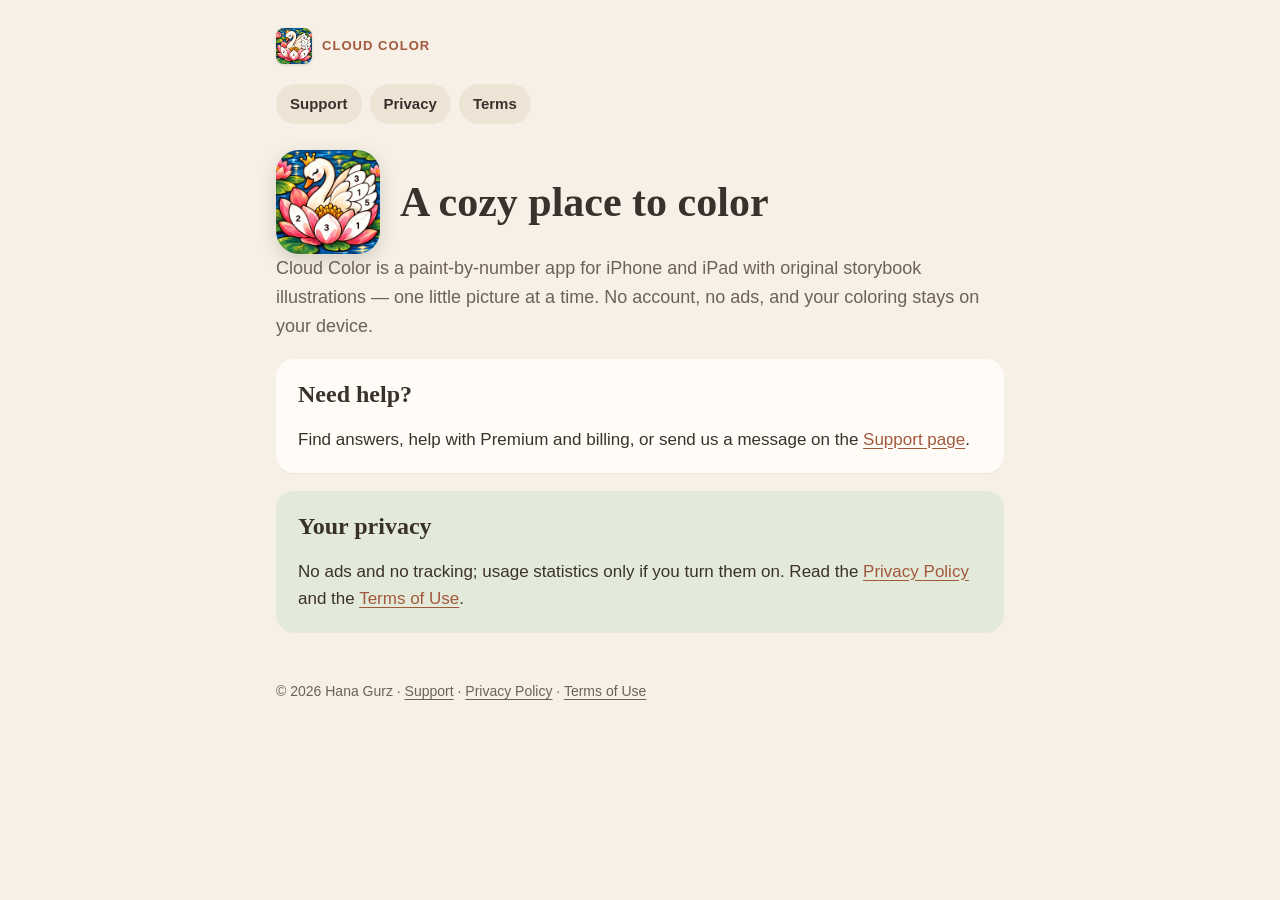
<file: index.html>
<!doctype html>
<html lang="en">
<head>
<meta charset="utf-8">
<meta name="viewport" content="width=device-width, initial-scale=1">
<title>Cloud Color</title>
<meta name="description" content="Cloud Color — a cozy paint-by-number app for iPhone and iPad. Support, Privacy Policy and Terms of Use.">
<link rel="icon" href="assets/favicon-32.png" type="image/png">
<link rel="apple-touch-icon" href="assets/apple-touch-icon.png">
<link rel="stylesheet" href="assets/style.css">
</head>
<body>
<div class="wrap">
<header class="site">
  <a class="brand" href="./"><img src="assets/icon-256.png" alt="" width="36" height="36">Cloud Color</a>
  <nav class="site" aria-label="Site">
    <a href="support/">Support</a>
    <a href="privacy/">Privacy</a>
    <a href="terms/">Terms</a>
  </nav>
</header>
<main>
  <div class="hero">
    <img src="assets/icon-256.png" alt="Cloud Color app icon: a crowned white swan on a pink lotus" width="104" height="104">
    <h1>A cozy place to color</h1>
  </div>
  <p class="lede">Cloud Color is a paint-by-number app for iPhone and iPad with original storybook illustrations — one little picture at a time. No account, no ads, and your coloring stays on your device.</p>
  <div class="card">
    <h2 style="margin-top:0">Need help?</h2>
    <p>Find answers, help with Premium and billing, or send us a message on the <a href="support/">Support page</a>.</p>
  </div>
  <div class="card soft">
    <h2 style="margin-top:0">Your privacy</h2>
    <p>No ads and no tracking; usage statistics only if you turn them on. Read the <a href="privacy/">Privacy Policy</a> and the <a href="terms/">Terms of Use</a>.</p>
  </div>
</main>
<footer class="site">
  <p>© 2026 Hana Gurz · <a href="support/">Support</a> · <a href="privacy/">Privacy Policy</a> · <a href="terms/">Terms of Use</a></p>
</footer>
</div>
</body>
</html>
</file>
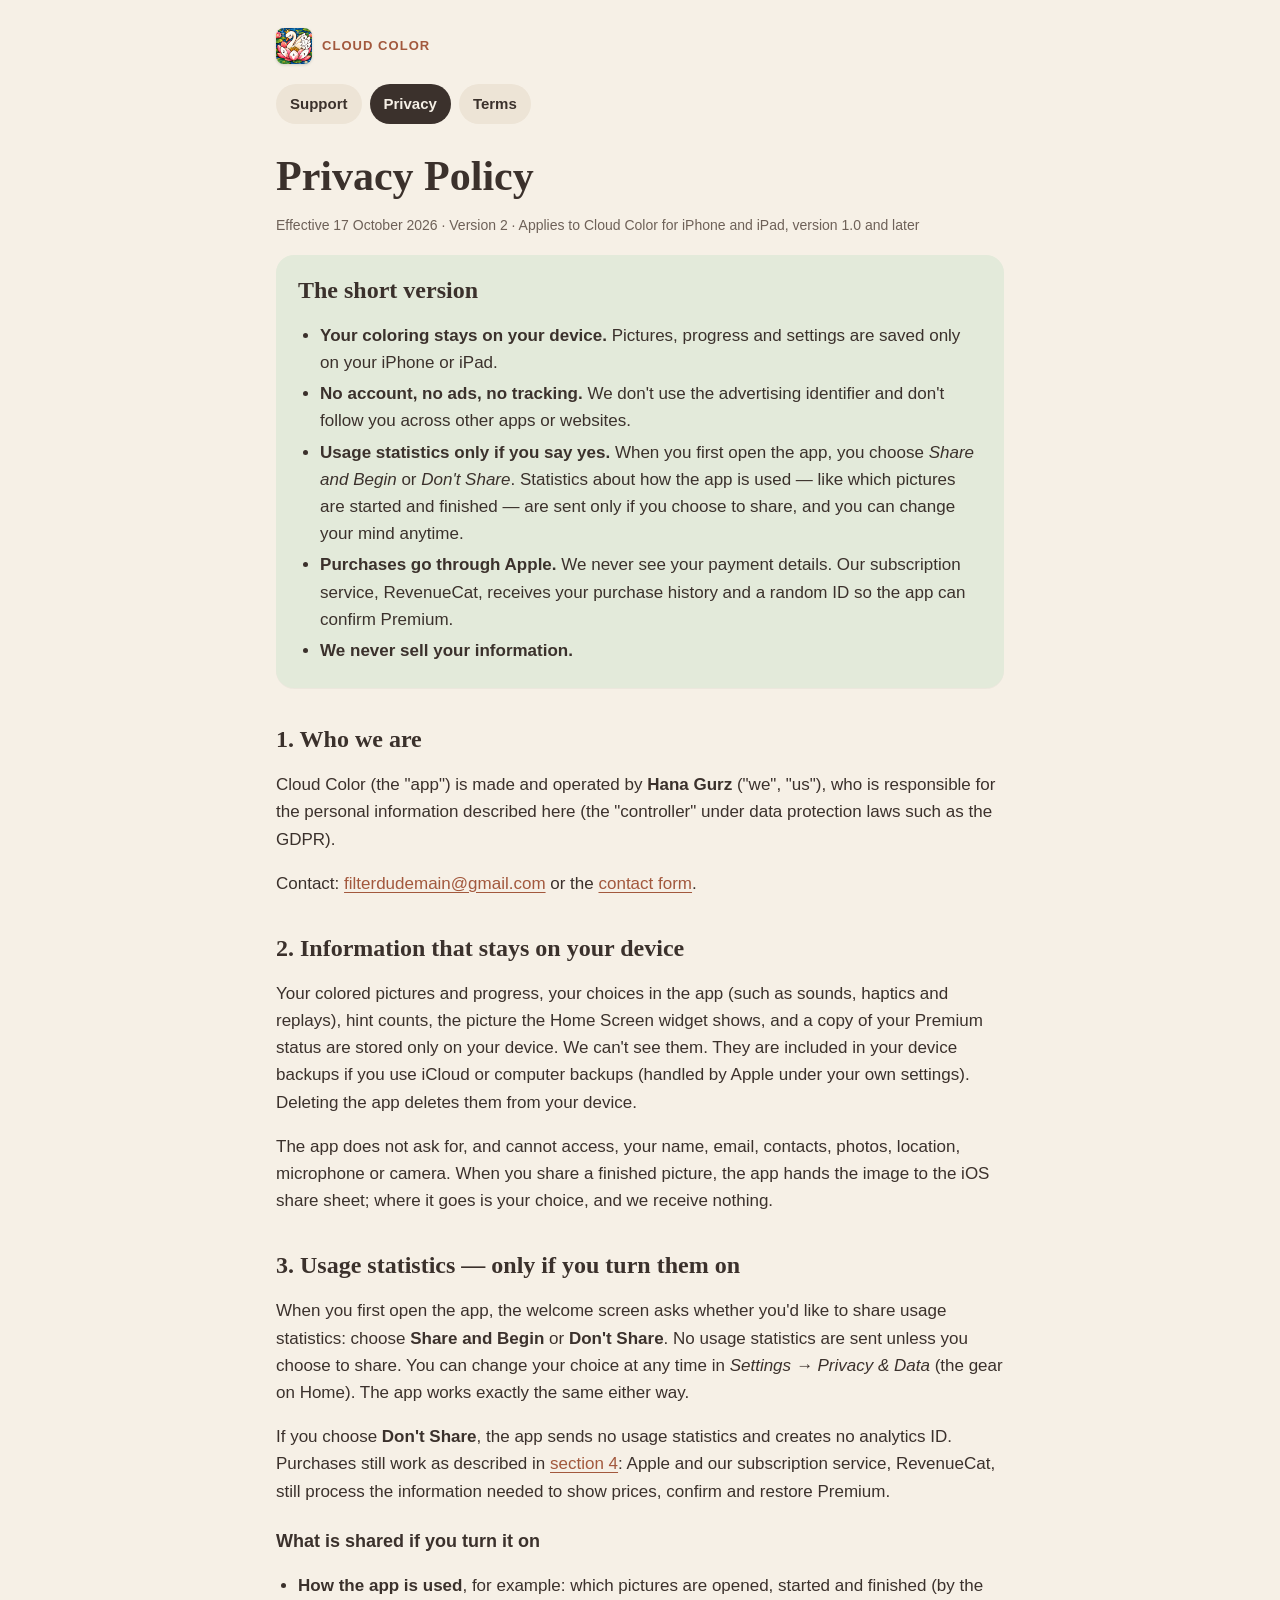
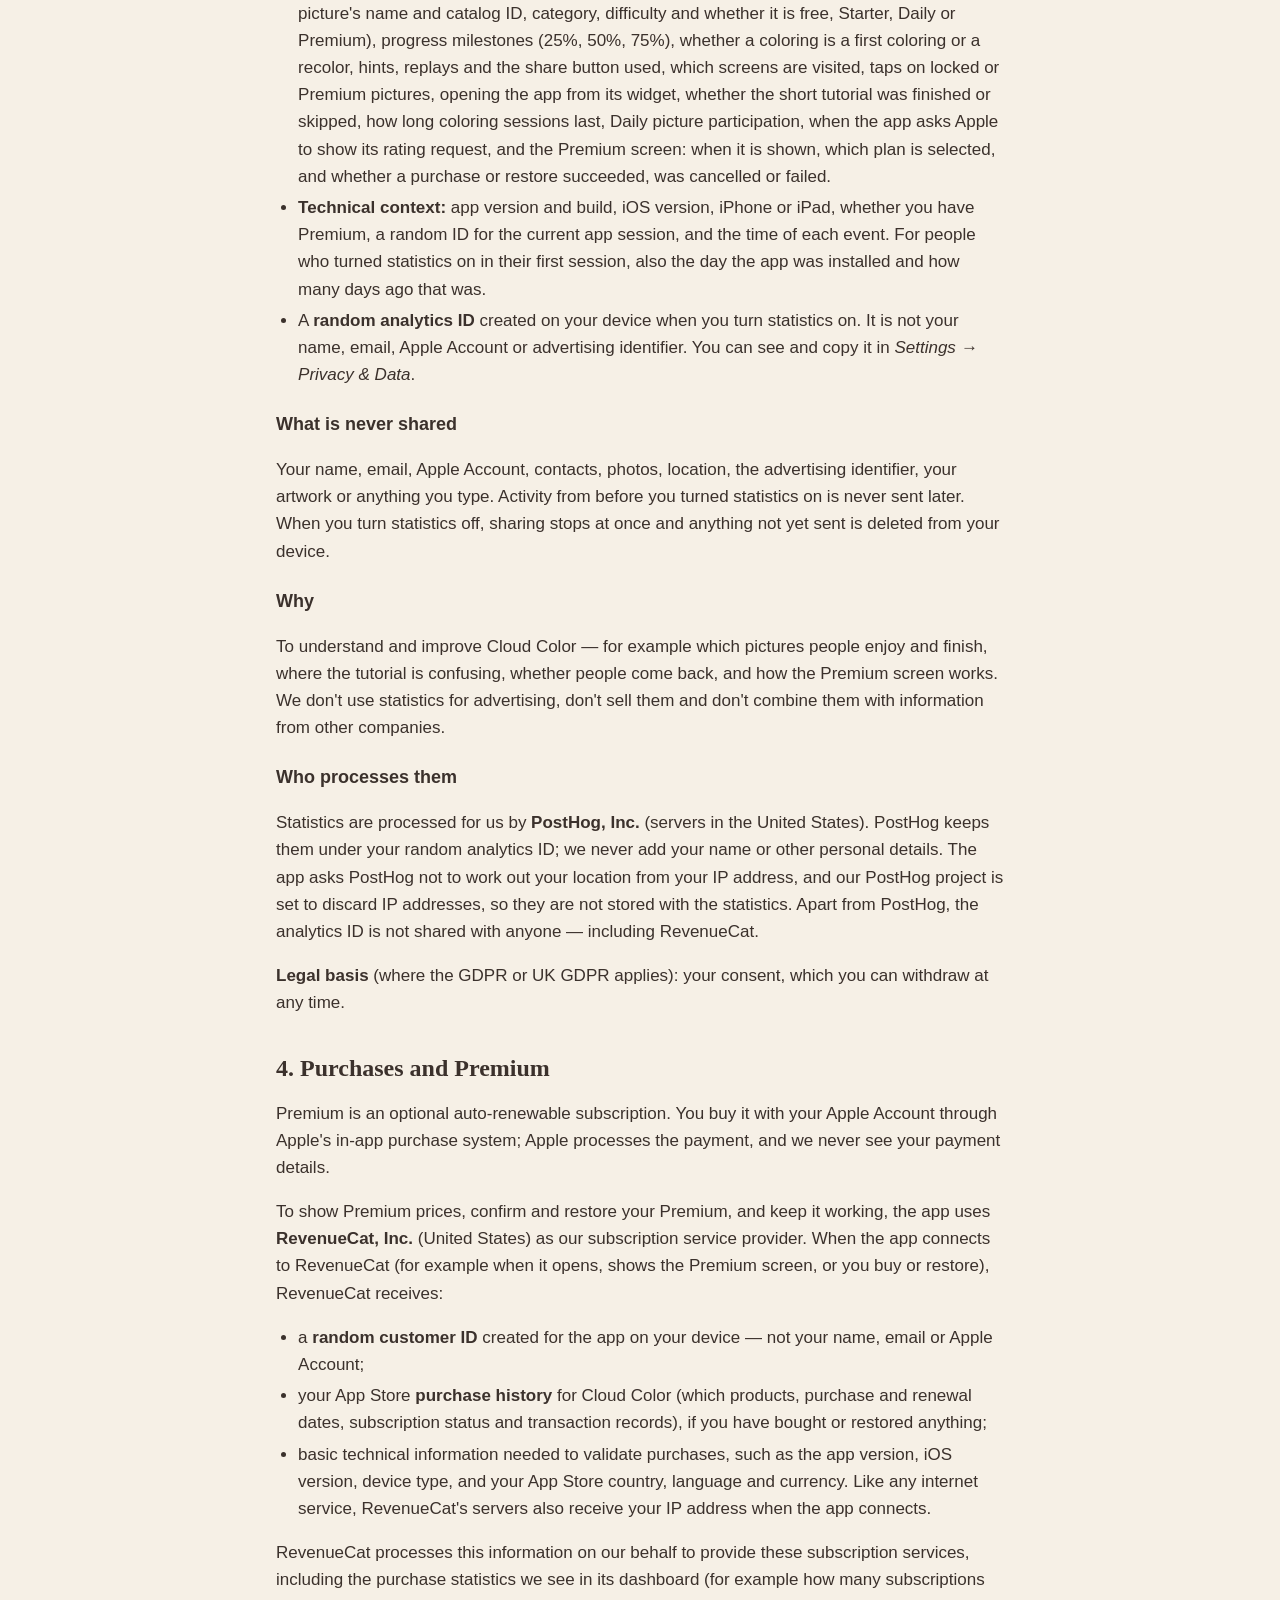
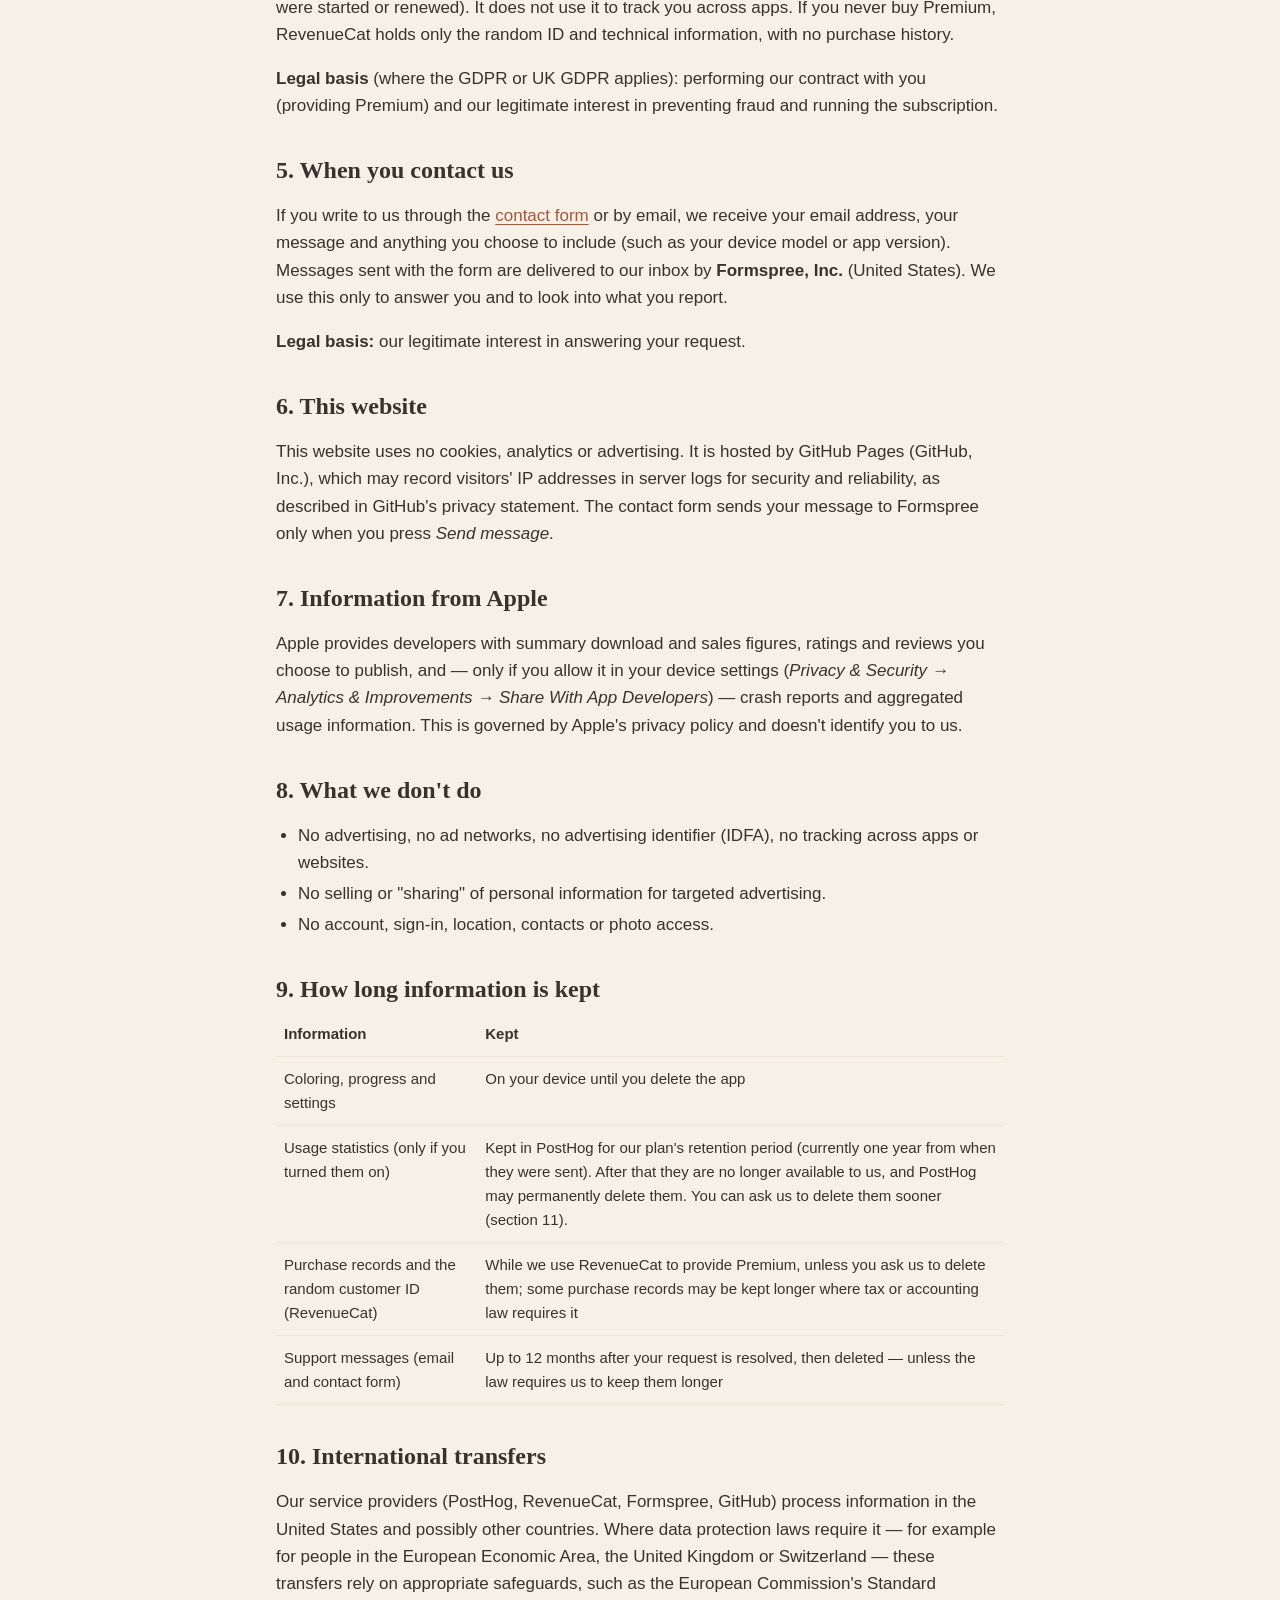
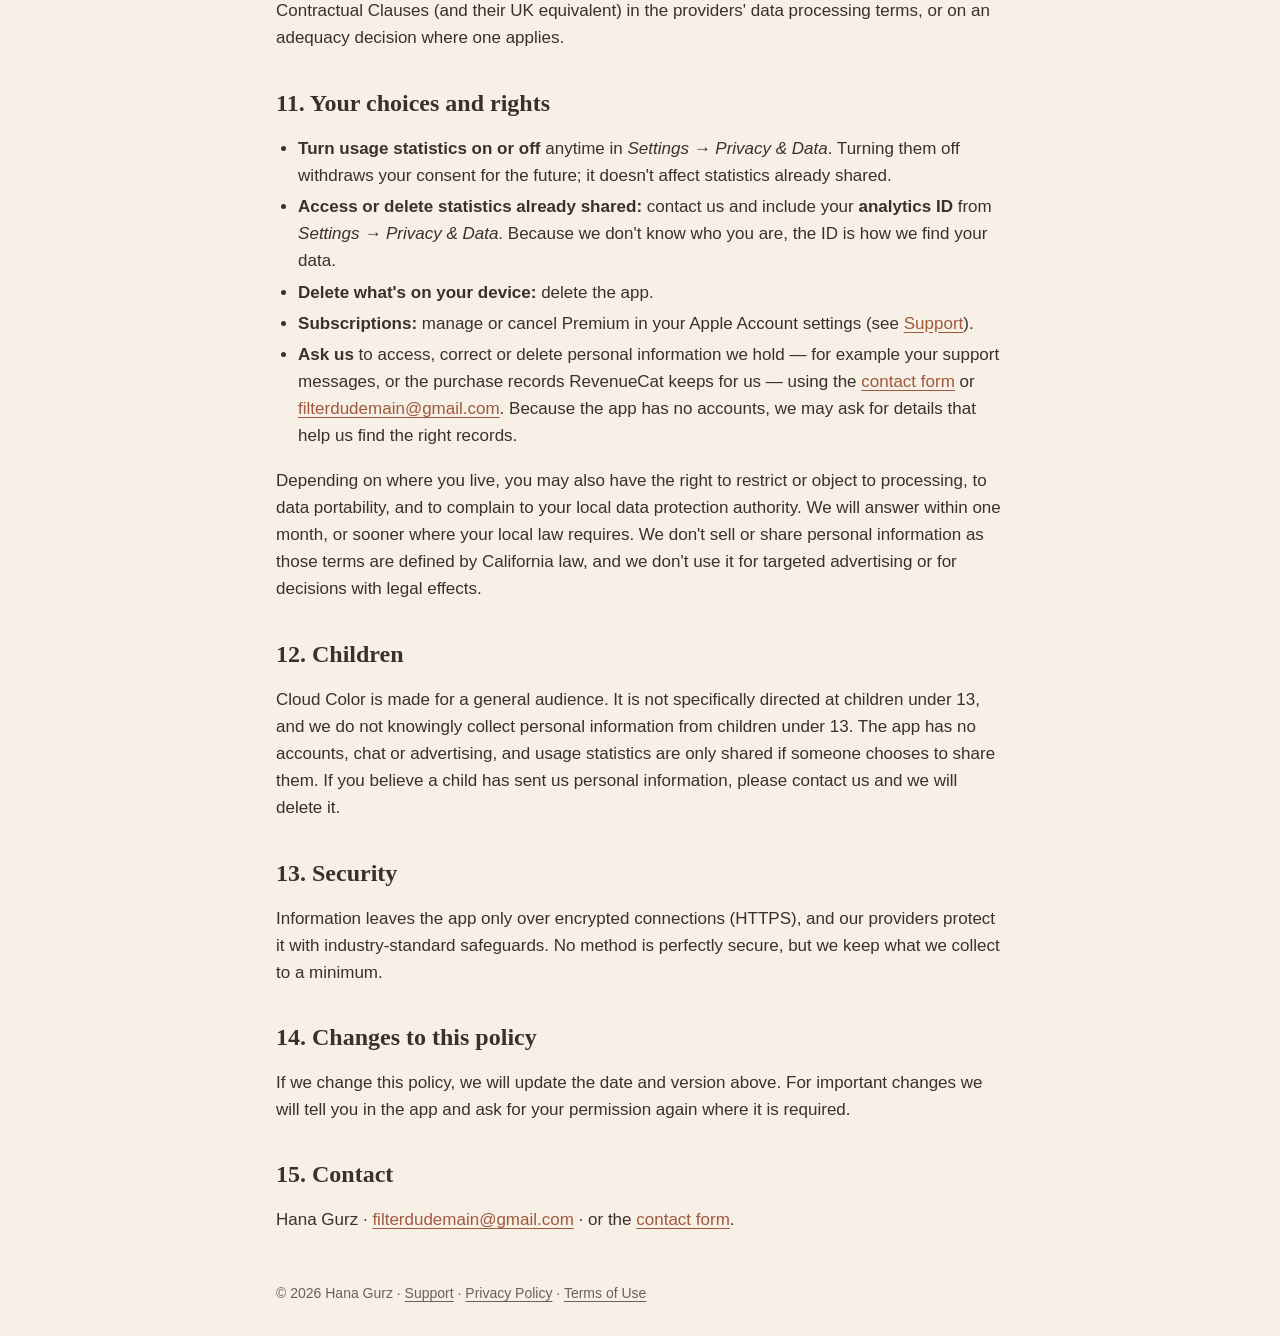
<file: privacy/index.html>
<!doctype html>
<html lang="en">
<head>
<meta charset="utf-8">
<meta name="viewport" content="width=device-width, initial-scale=1">
<title>Privacy Policy · Cloud Color</title>
<meta name="description" content="How Cloud Color handles your information: your coloring stays on your device; optional usage statistics only if you turn them on; no account, no ads, no tracking.">
<link rel="icon" href="../assets/favicon-32.png" type="image/png">
<link rel="apple-touch-icon" href="../assets/apple-touch-icon.png">
<link rel="stylesheet" href="../assets/style.css">
</head>
<body>
<div class="wrap">
<header class="site">
  <a class="brand" href="../"><img src="../assets/icon-256.png" alt="" width="36" height="36">Cloud Color</a>
  <nav class="site" aria-label="Site">
    <a href="../support/">Support</a>
    <a href="../privacy/" aria-current="page">Privacy</a>
    <a href="../terms/">Terms</a>
  </nav>
</header>

<main>
<h1>Privacy Policy</h1>
<p class="meta">Effective 17 October 2026 · Version 2 · Applies to Cloud Color for iPhone and iPad, version 1.0 and later</p>

<div class="card soft">
  <h2 style="margin-top:0">The short version</h2>
  <ul>
    <li><strong>Your coloring stays on your device.</strong> Pictures, progress and settings are saved only on your iPhone or iPad.</li>
    <li><strong>No account, no ads, no tracking.</strong> We don't use the advertising identifier and don't follow you across other apps or websites.</li>
    <li><strong>Usage statistics only if you say yes.</strong> When you first open the app, you choose <em>Share and Begin</em> or <em>Don't Share</em>. Statistics about how the app is used — like which pictures are started and finished — are sent only if you choose to share, and you can change your mind anytime.</li>
    <li><strong>Purchases go through Apple.</strong> We never see your payment details. Our subscription service, RevenueCat, receives your purchase history and a random ID so the app can confirm Premium.</li>
    <li><strong>We never sell your information.</strong></li>
  </ul>
</div>

<h2 id="who">1. Who we are</h2>
<p>Cloud Color (the "app") is made and operated by <strong>Hana Gurz</strong> ("we", "us"), who is responsible for the personal information described here (the "controller" under data protection laws such as the GDPR).</p>
<p>Contact: <a href="mailto:filterdudemain@gmail.com">filterdudemain@gmail.com</a> or the <a href="../support/#contact">contact form</a>.</p>

<h2 id="device">2. Information that stays on your device</h2>
<p>Your colored pictures and progress, your choices in the app (such as sounds, haptics and replays), hint counts, the picture the Home Screen widget shows, and a copy of your Premium status are stored only on your device. We can't see them. They are included in your device backups if you use iCloud or computer backups (handled by Apple under your own settings). Deleting the app deletes them from your device.</p>
<p>The app does not ask for, and cannot access, your name, email, contacts, photos, location, microphone or camera. When you share a finished picture, the app hands the image to the iOS share sheet; where it goes is your choice, and we receive nothing.</p>

<h2 id="statistics">3. Usage statistics — only if you turn them on</h2>
<p>When you first open the app, the welcome screen asks whether you'd like to share usage statistics: choose <strong>Share and Begin</strong> or <strong>Don't Share</strong>. No usage statistics are sent unless you choose to share. You can change your choice at any time in <em>Settings → Privacy &amp; Data</em> (the gear on Home). The app works exactly the same either way.</p>
<p>If you choose <strong>Don't Share</strong>, the app sends no usage statistics and creates no analytics ID. Purchases still work as described in <a href="#purchases">section 4</a>: Apple and our subscription service, RevenueCat, still process the information needed to show prices, confirm and restore Premium.</p>
<h3>What is shared if you turn it on</h3>
<ul>
  <li><strong>How the app is used</strong>, for example: which pictures are opened, started and finished (by the picture's name and catalog ID, category, difficulty and whether it is free, Starter, Daily or Premium), progress milestones (25%, 50%, 75%), whether a coloring is a first coloring or a recolor, hints, replays and the share button used, which screens are visited, taps on locked or Premium pictures, opening the app from its widget, whether the short tutorial was finished or skipped, how long coloring sessions last, Daily picture participation, when the app asks Apple to show its rating request, and the Premium screen: when it is shown, which plan is selected, and whether a purchase or restore succeeded, was cancelled or failed.</li>
  <li><strong>Technical context:</strong> app version and build, iOS version, iPhone or iPad, whether you have Premium, a random ID for the current app session, and the time of each event. For people who turned statistics on in their first session, also the day the app was installed and how many days ago that was.</li>
  <li>A <strong>random analytics ID</strong> created on your device when you turn statistics on. It is not your name, email, Apple Account or advertising identifier. You can see and copy it in <em>Settings → Privacy &amp; Data</em>.</li>
</ul>
<h3>What is never shared</h3>
<p>Your name, email, Apple Account, contacts, photos, location, the advertising identifier, your artwork or anything you type. Activity from before you turned statistics on is never sent later. When you turn statistics off, sharing stops at once and anything not yet sent is deleted from your device.</p>
<h3>Why</h3>
<p>To understand and improve Cloud Color — for example which pictures people enjoy and finish, where the tutorial is confusing, whether people come back, and how the Premium screen works. We don't use statistics for advertising, don't sell them and don't combine them with information from other companies.</p>
<h3>Who processes them</h3>
<p>Statistics are processed for us by <strong>PostHog, Inc.</strong> (servers in the United States). PostHog keeps them under your random analytics ID; we never add your name or other personal details. The app asks PostHog not to work out your location from your IP address, and our PostHog project is set to discard IP addresses, so they are not stored with the statistics. Apart from PostHog, the analytics ID is not shared with anyone — including RevenueCat.</p>
<p><strong>Legal basis</strong> (where the GDPR or UK GDPR applies): your consent, which you can withdraw at any time.</p>

<h2 id="purchases">4. Purchases and Premium</h2>
<p>Premium is an optional auto-renewable subscription. You buy it with your Apple Account through Apple's in-app purchase system; Apple processes the payment, and we never see your payment details.</p>
<p>To show Premium prices, confirm and restore your Premium, and keep it working, the app uses <strong>RevenueCat, Inc.</strong> (United States) as our subscription service provider. When the app connects to RevenueCat (for example when it opens, shows the Premium screen, or you buy or restore), RevenueCat receives:</p>
<ul>
  <li>a <strong>random customer ID</strong> created for the app on your device — not your name, email or Apple Account;</li>
  <li>your App Store <strong>purchase history</strong> for Cloud Color (which products, purchase and renewal dates, subscription status and transaction records), if you have bought or restored anything;</li>
  <li>basic technical information needed to validate purchases, such as the app version, iOS version, device type, and your App Store country, language and currency. Like any internet service, RevenueCat's servers also receive your IP address when the app connects.</li>
</ul>
<p>RevenueCat processes this information on our behalf to provide these subscription services, including the purchase statistics we see in its dashboard (for example how many subscriptions were started or renewed). It does not use it to track you across apps. If you never buy Premium, RevenueCat holds only the random ID and technical information, with no purchase history.</p>
<p><strong>Legal basis</strong> (where the GDPR or UK GDPR applies): performing our contract with you (providing Premium) and our legitimate interest in preventing fraud and running the subscription.</p>

<h2 id="support">5. When you contact us</h2>
<p>If you write to us through the <a href="../support/#contact">contact form</a> or by email, we receive your email address, your message and anything you choose to include (such as your device model or app version). Messages sent with the form are delivered to our inbox by <strong>Formspree, Inc.</strong> (United States). We use this only to answer you and to look into what you report.</p>
<p><strong>Legal basis:</strong> our legitimate interest in answering your request.</p>

<h2 id="website">6. This website</h2>
<p>This website uses no cookies, analytics or advertising. It is hosted by GitHub Pages (GitHub, Inc.), which may record visitors' IP addresses in server logs for security and reliability, as described in GitHub's privacy statement. The contact form sends your message to Formspree only when you press <em>Send message</em>.</p>

<h2 id="apple">7. Information from Apple</h2>
<p>Apple provides developers with summary download and sales figures, ratings and reviews you choose to publish, and — only if you allow it in your device settings (<em>Privacy &amp; Security → Analytics &amp; Improvements → Share With App Developers</em>) — crash reports and aggregated usage information. This is governed by Apple's privacy policy and doesn't identify you to us.</p>

<h2 id="dont">8. What we don't do</h2>
<ul>
  <li>No advertising, no ad networks, no advertising identifier (IDFA), no tracking across apps or websites.</li>
  <li>No selling or "sharing" of personal information for targeted advertising.</li>
  <li>No account, sign-in, location, contacts or photo access.</li>
</ul>

<h2 id="retention">9. How long information is kept</h2>
<div class="table-scroll">
<table>
  <thead><tr><th>Information</th><th>Kept</th></tr></thead>
  <tbody>
    <tr><td>Coloring, progress and settings</td><td>On your device until you delete the app</td></tr>
    <tr><td>Usage statistics (only if you turned them on)</td><td>Kept in PostHog for our plan's retention period (currently one year from when they were sent). After that they are no longer available to us, and PostHog may permanently delete them. You can ask us to delete them sooner (section 11).</td></tr>
    <tr><td>Purchase records and the random customer ID (RevenueCat)</td><td>While we use RevenueCat to provide Premium, unless you ask us to delete them; some purchase records may be kept longer where tax or accounting law requires it</td></tr>
    <tr><td>Support messages (email and contact form)</td><td>Up to 12 months after your request is resolved, then deleted — unless the law requires us to keep them longer</td></tr>
  </tbody>
</table>
</div>

<h2 id="transfers">10. International transfers</h2>
<p>Our service providers (PostHog, RevenueCat, Formspree, GitHub) process information in the United States and possibly other countries. Where data protection laws require it — for example for people in the European Economic Area, the United Kingdom or Switzerland — these transfers rely on appropriate safeguards, such as the European Commission's Standard Contractual Clauses (and their UK equivalent) in the providers' data processing terms, or on an adequacy decision where one applies.</p>

<h2 id="rights">11. Your choices and rights</h2>
<ul>
  <li><strong>Turn usage statistics on or off</strong> anytime in <em>Settings → Privacy &amp; Data</em>. Turning them off withdraws your consent for the future; it doesn't affect statistics already shared.</li>
  <li><strong>Access or delete statistics already shared:</strong> contact us and include your <strong>analytics ID</strong> from <em>Settings → Privacy &amp; Data</em>. Because we don't know who you are, the ID is how we find your data.</li>
  <li><strong>Delete what's on your device:</strong> delete the app.</li>
  <li><strong>Subscriptions:</strong> manage or cancel Premium in your Apple Account settings (see <a href="../support/#billing">Support</a>).</li>
  <li><strong>Ask us</strong> to access, correct or delete personal information we hold — for example your support messages, or the purchase records RevenueCat keeps for us — using the <a href="../support/#contact">contact form</a> or <a href="mailto:filterdudemain@gmail.com">filterdudemain@gmail.com</a>. Because the app has no accounts, we may ask for details that help us find the right records.</li>
</ul>
<p>Depending on where you live, you may also have the right to restrict or object to processing, to data portability, and to complain to your local data protection authority. We will answer within one month, or sooner where your local law requires. We don't sell or share personal information as those terms are defined by California law, and we don't use it for targeted advertising or for decisions with legal effects.</p>

<h2 id="children">12. Children</h2>
<p>Cloud Color is made for a general audience. It is not specifically directed at children under 13, and we do not knowingly collect personal information from children under 13. The app has no accounts, chat or advertising, and usage statistics are only shared if someone chooses to share them. If you believe a child has sent us personal information, please contact us and we will delete it.</p>

<h2 id="security">13. Security</h2>
<p>Information leaves the app only over encrypted connections (HTTPS), and our providers protect it with industry-standard safeguards. No method is perfectly secure, but we keep what we collect to a minimum.</p>

<h2 id="changes">14. Changes to this policy</h2>
<p>If we change this policy, we will update the date and version above. For important changes we will tell you in the app and ask for your permission again where it is required.</p>

<h2 id="contact">15. Contact</h2>
<p>Hana Gurz · <a href="mailto:filterdudemain@gmail.com">filterdudemain@gmail.com</a> · or the <a href="../support/#contact">contact form</a>.</p>
</main>

<footer class="site">
  <p>© 2026 Hana Gurz · <a href="../support/">Support</a> · <a href="../privacy/">Privacy Policy</a> · <a href="../terms/">Terms of Use</a></p>
</footer>
</div>
</body>
</html>
</file>
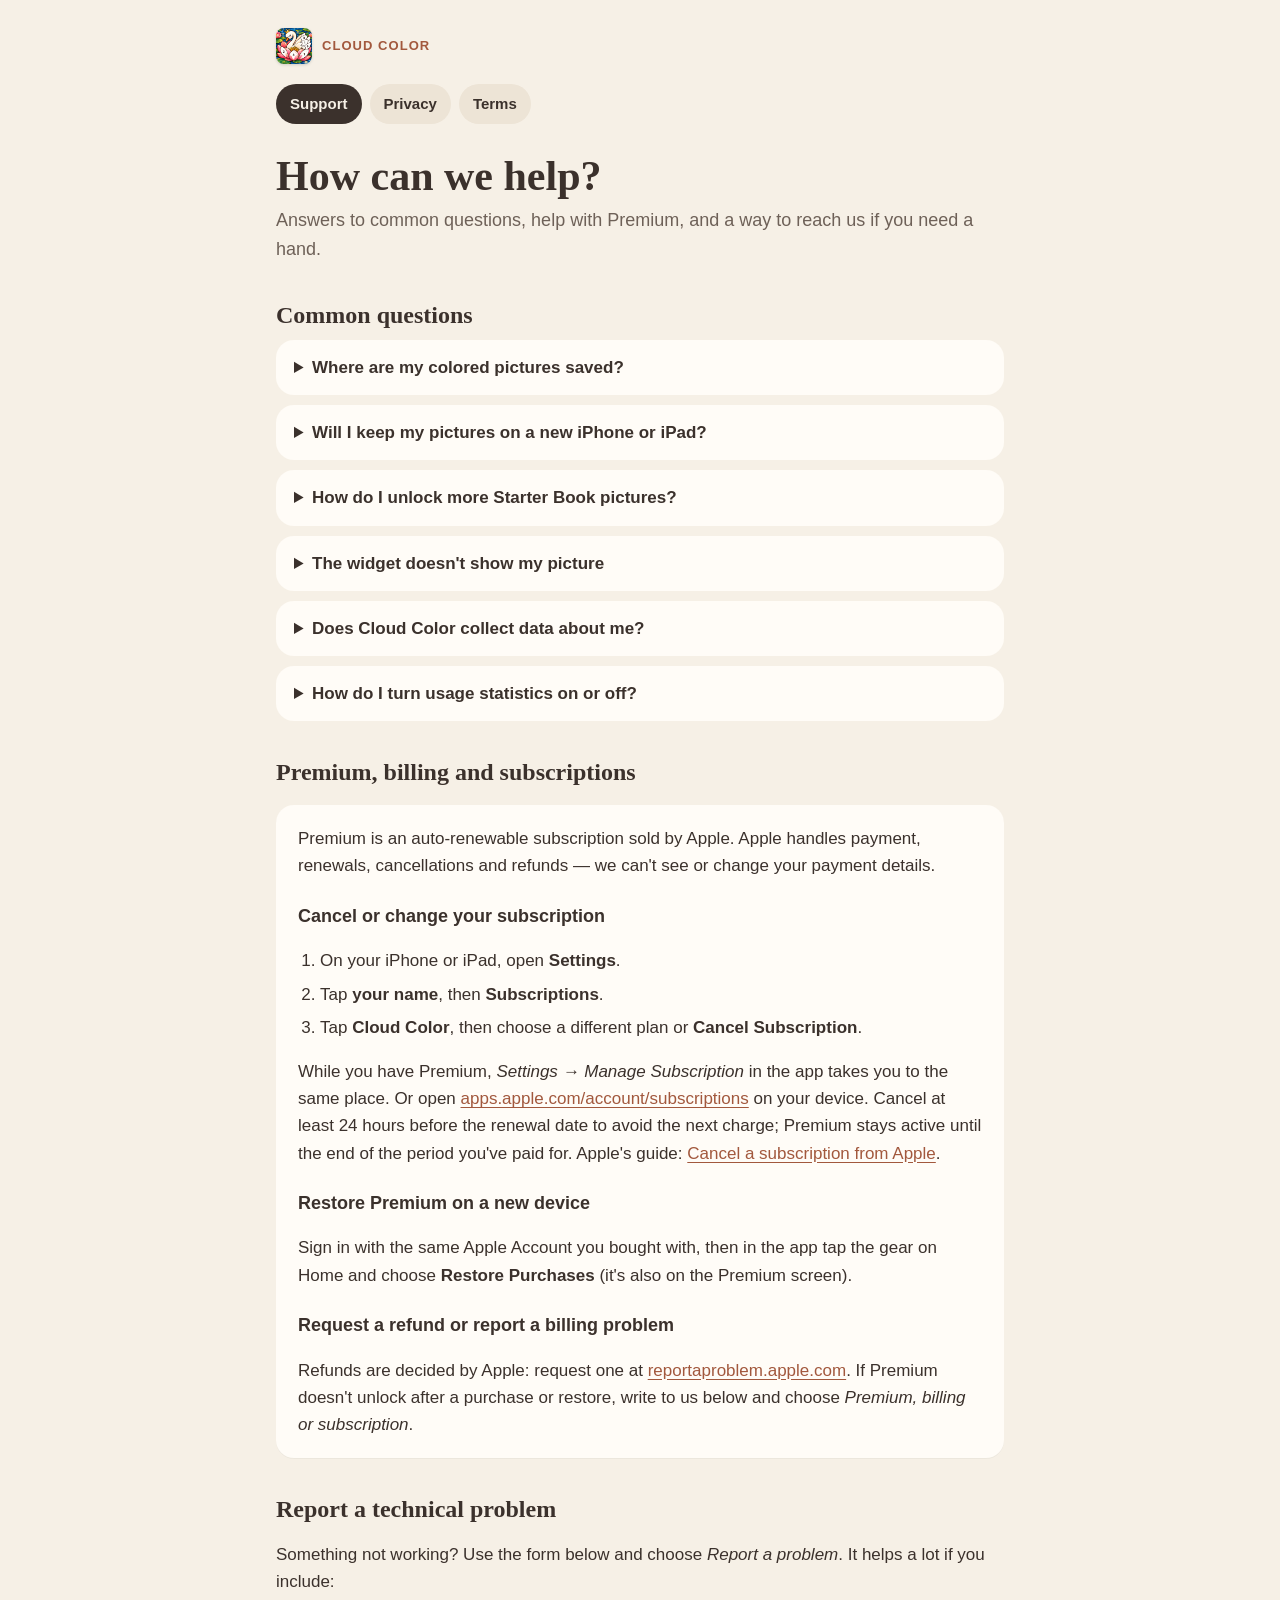
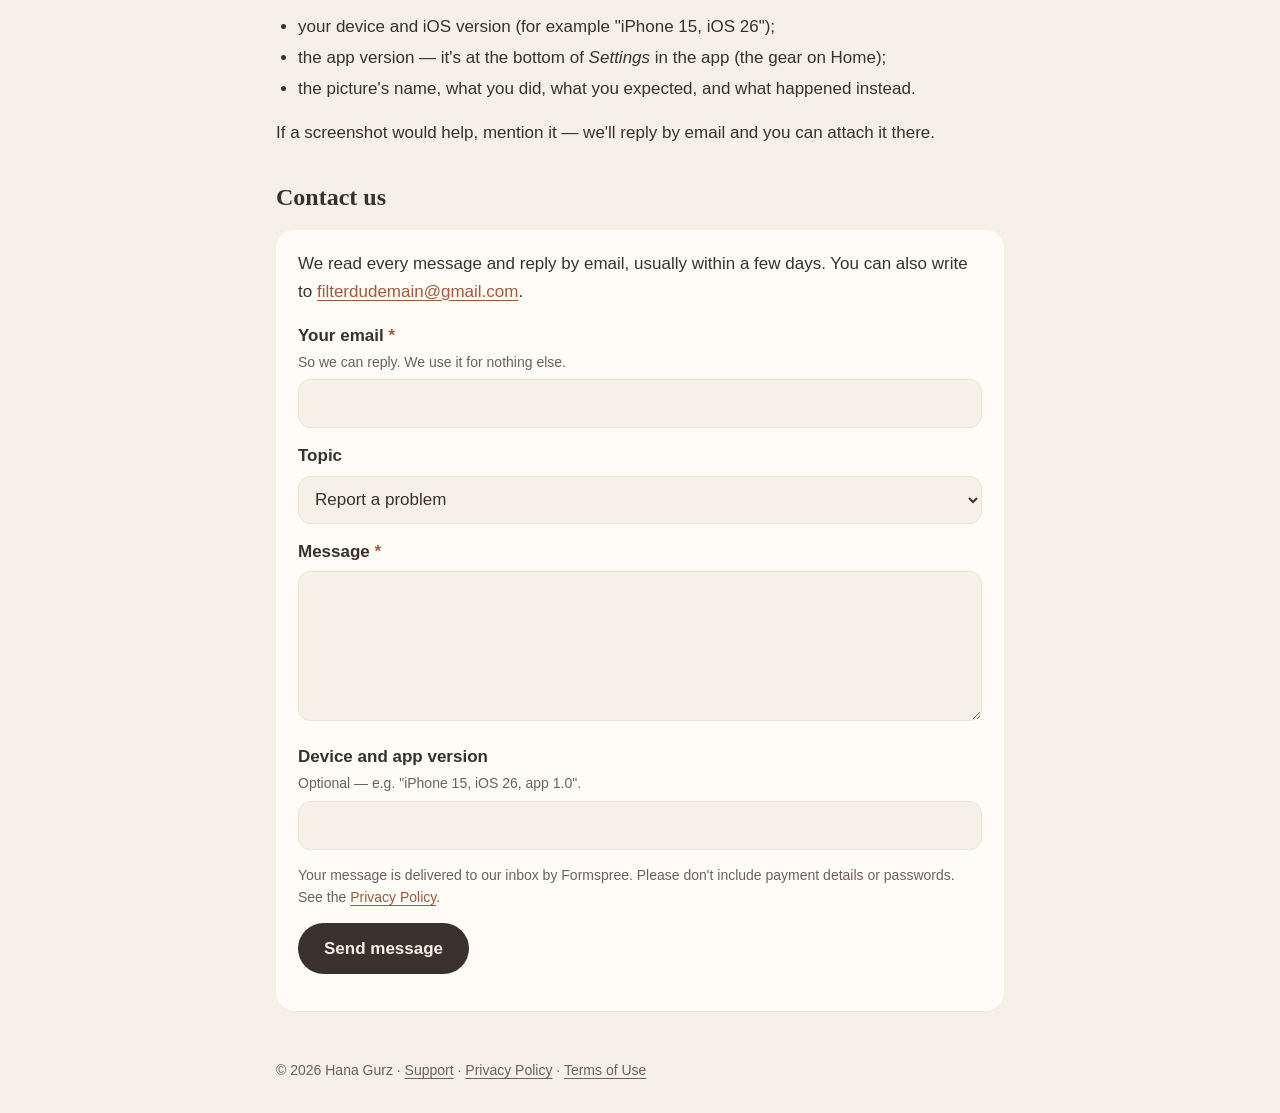
<file: support/index.html>
<!doctype html>
<html lang="en">
<head>
<meta charset="utf-8">
<meta name="viewport" content="width=device-width, initial-scale=1">
<title>Support · Cloud Color</title>
<meta name="description" content="Help with Cloud Color: saved pictures, Premium and billing, reporting a problem, and a contact form.">
<link rel="icon" href="../assets/favicon-32.png" type="image/png">
<link rel="apple-touch-icon" href="../assets/apple-touch-icon.png">
<link rel="stylesheet" href="../assets/style.css">
</head>
<body>
<div class="wrap">
<header class="site">
  <a class="brand" href="../"><img src="../assets/icon-256.png" alt="" width="36" height="36">Cloud Color</a>
  <nav class="site" aria-label="Site">
    <a href="../support/" aria-current="page">Support</a>
    <a href="../privacy/">Privacy</a>
    <a href="../terms/">Terms</a>
  </nav>
</header>

<main>
<h1>How can we help?</h1>
<p class="lede">Answers to common questions, help with Premium, and a way to reach us if you need a hand.</p>

<h2>Common questions</h2>

<details>
  <summary>Where are my colored pictures saved?</summary>
  <p>Only on your device — there's no account. Your progress saves as you color. Your in-progress and finished pictures are in <em>My Art</em>.</p>
</details>
<details>
  <summary>Will I keep my pictures on a new iPhone or iPad?</summary>
  <p>Yes, if you set up the new device from an iCloud or computer backup of your old one: the app's saved pictures come with the backup. If you delete the app without a backup, its pictures are deleted too, and we can't recover them.</p>
</details>
<details>
  <summary>How do I unlock more Starter Book pictures?</summary>
  <p>The first three Starter pictures are open right away. Color any one of them to 75% and the next picture unlocks; each different picture you take to 75% opens one more, up to picture 10.</p>
</details>
<details>
  <summary>The widget doesn't show my picture</summary>
  <p>Open the app once and color a little, then go back to the Home Screen; the widget refreshes within a few minutes (iOS decides exactly when). Removing and re-adding the widget can also help.</p>
</details>
<details>
  <summary>Does Cloud Color collect data about me?</summary>
  <p>Your coloring stays on your device. Usage statistics are shared only if you turn them on, and purchases are confirmed through Apple and our subscription service, RevenueCat. The details are in the <a href="../privacy/">Privacy Policy</a>. To delete everything stored by the app on your device, delete the app.</p>
</details>
<details>
  <summary>How do I turn usage statistics on or off?</summary>
  <p>In the app, tap the gear on Home, then <em>Privacy &amp; Data → Share Usage Statistics</em>. It's on only if you chose <em>Share and Begin</em> on the welcome screen or turned it on here, and the app works the same either way. To have statistics already shared deleted, send us your <strong>analytics ID</strong> (<em>Settings → Privacy &amp; Data → Copy Analytics ID</em>) with the form below.</p>
</details>

<h2 id="billing">Premium, billing and subscriptions</h2>
<div class="card">
  <p>Premium is an auto-renewable subscription sold by Apple. Apple handles payment, renewals, cancellations and refunds — we can't see or change your payment details.</p>
  <h3>Cancel or change your subscription</h3>
  <ol class="steps">
    <li>On your iPhone or iPad, open <strong>Settings</strong>.</li>
    <li>Tap <strong>your name</strong>, then <strong>Subscriptions</strong>.</li>
    <li>Tap <strong>Cloud Color</strong>, then choose a different plan or <strong>Cancel Subscription</strong>.</li>
  </ol>
  <p>While you have Premium, <em>Settings → Manage Subscription</em> in the app takes you to the same place. Or open <a href="https://apps.apple.com/account/subscriptions">apps.apple.com/account/subscriptions</a> on your device. Cancel at least 24 hours before the renewal date to avoid the next charge; Premium stays active until the end of the period you've paid for. Apple's guide: <a href="https://support.apple.com/118428">Cancel a subscription from Apple</a>.</p>
  <h3>Restore Premium on a new device</h3>
  <p>Sign in with the same Apple Account you bought with, then in the app tap the gear on Home and choose <strong>Restore Purchases</strong> (it's also on the Premium screen).</p>
  <h3>Request a refund or report a billing problem</h3>
  <p>Refunds are decided by Apple: request one at <a href="https://reportaproblem.apple.com">reportaproblem.apple.com</a>. If Premium doesn't unlock after a purchase or restore, write to us below and choose <em>Premium, billing or subscription</em>.</p>
</div>

<h2 id="problem">Report a technical problem</h2>
<p>Something not working? Use the form below and choose <em>Report a problem</em>. It helps a lot if you include:</p>
<ul>
  <li>your device and iOS version (for example "iPhone 15, iOS 26");</li>
  <li>the app version — it's at the bottom of <em>Settings</em> in the app (the gear on Home);</li>
  <li>the picture's name, what you did, what you expected, and what happened instead.</li>
</ul>
<p>If a screenshot would help, mention it — we'll reply by email and you can attach it there.</p>

<h2 id="contact">Contact us</h2>
<div class="card">
  <p>We read every message and reply by email, usually within a few days. You can also write to <a href="mailto:filterdudemain@gmail.com">filterdudemain@gmail.com</a>.</p>
  <form id="contact-form" action="https://formspree.io/f/xjyglvkg" method="POST">
    <div class="field">
      <label for="email">Your email <span class="required" aria-hidden="true">*</span><span class="hint">So we can reply. We use it for nothing else.</span></label>
      <input id="email" name="email" type="email" autocomplete="email" maxlength="254" required>
    </div>
    <div class="field">
      <label for="topic">Topic</label>
      <select id="topic" name="topic">
        <option>Report a problem</option>
        <option>Premium, billing or subscription</option>
        <option>Coloring or saved pictures</option>
        <option>Privacy or data request</option>
        <option>Ideas and feedback</option>
        <option>Something else</option>
      </select>
    </div>
    <div class="field">
      <label for="message">Message <span class="required" aria-hidden="true">*</span></label>
      <textarea id="message" name="message" minlength="10" maxlength="5000" required></textarea>
    </div>
    <div class="field">
      <label for="device">Device and app version <span class="hint">Optional — e.g. "iPhone 15, iOS 26, app 1.0".</span></label>
      <input id="device" name="device" type="text" maxlength="200" autocomplete="off">
    </div>
    <input type="hidden" name="_subject" value="Cloud Color support request">
    <div class="hidden" aria-hidden="true">
      <label for="website">Leave this empty</label>
      <input id="website" name="_gotcha" type="text" tabindex="-1" autocomplete="off">
    </div>
    <p class="meta">Your message is delivered to our inbox by Formspree. Please don't include payment details or passwords. See the <a href="../privacy/#support">Privacy Policy</a>.</p>
    <button type="submit">Send message</button>
    <p class="status" id="form-status" role="status" aria-live="polite"></p>
  </form>
</div>
</main>

<footer class="site">
  <p>© 2026 Hana Gurz · <a href="../support/">Support</a> · <a href="../privacy/">Privacy Policy</a> · <a href="../terms/">Terms of Use</a></p>
</footer>
</div>
<script>
(function () {
  var form = document.getElementById("contact-form");
  var status = document.getElementById("form-status");
  var button = form.querySelector("button");
  form.addEventListener("submit", function (event) {
    event.preventDefault();
    if (!form.checkValidity()) { form.reportValidity(); return; }
    button.disabled = true;
    status.className = "status";
    status.textContent = "Sending…";
    fetch(form.action, { method: "POST", body: new FormData(form), headers: { Accept: "application/json" } })
      .then(function (response) {
        return response.json().catch(function () { return {}; }).then(function (data) {
          if (!response.ok) {
            var detail = data && data.errors && data.errors.length ? data.errors.map(function (e) { return e.message; }).join(" ") : "";
            var rejected = new Error(detail);
            rejected.fromFormspree = true;
            throw rejected;
          }
        });
      })
      .then(function () {
        form.reset();
        status.textContent = "Thank you! Your message is on its way. We'll reply by email.";
        status.className = "status ok";
      })
      .catch(function (error) {
        var reason = error.fromFormspree && error.message ? " (" + error.message + ")." : ". Please check your connection and try again.";
        status.textContent = "Sorry, the message couldn't be sent" + reason + " You can also email filterdudemain@gmail.com.";
        status.className = "status error";
      })
      .finally(function () { button.disabled = false; });
  });
})();
</script>
</body>
</html>
</file>
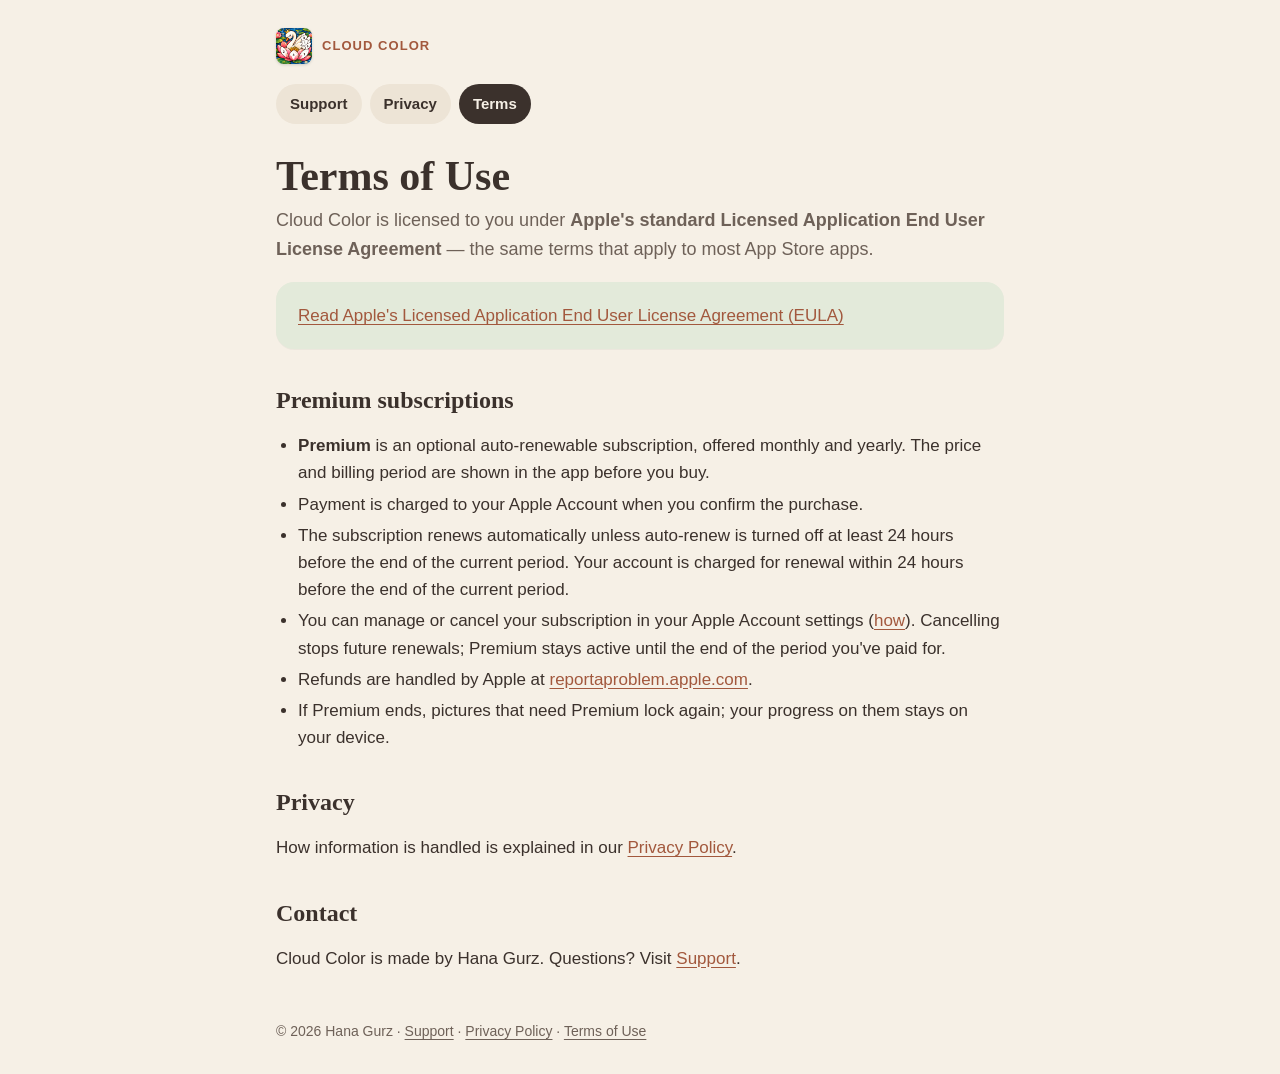
<file: terms/index.html>
<!doctype html>
<html lang="en">
<head>
<meta charset="utf-8">
<meta name="viewport" content="width=device-width, initial-scale=1">
<title>Terms of Use · Cloud Color</title>
<meta name="description" content="Cloud Color is licensed under Apple's standard Licensed Application End User License Agreement. Premium subscription terms.">
<link rel="icon" href="../assets/favicon-32.png" type="image/png">
<link rel="apple-touch-icon" href="../assets/apple-touch-icon.png">
<link rel="stylesheet" href="../assets/style.css">
</head>
<body>
<div class="wrap">
<header class="site">
  <a class="brand" href="../"><img src="../assets/icon-256.png" alt="" width="36" height="36">Cloud Color</a>
  <nav class="site" aria-label="Site">
    <a href="../support/">Support</a>
    <a href="../privacy/">Privacy</a>
    <a href="../terms/" aria-current="page">Terms</a>
  </nav>
</header>

<main>
<h1>Terms of Use</h1>
<p class="lede">Cloud Color is licensed to you under <strong>Apple's standard Licensed Application End User License Agreement</strong> — the same terms that apply to most App Store apps.</p>

<div class="card soft">
  <p><a href="https://www.apple.com/legal/internet-services/itunes/dev/stdeula/">Read Apple's Licensed Application End User License Agreement (EULA)</a></p>
</div>

<h2 id="premium">Premium subscriptions</h2>
<ul>
  <li><strong>Premium</strong> is an optional auto-renewable subscription, offered monthly and yearly. The price and billing period are shown in the app before you buy.</li>
  <li>Payment is charged to your Apple Account when you confirm the purchase.</li>
  <li>The subscription renews automatically unless auto-renew is turned off at least 24 hours before the end of the current period. Your account is charged for renewal within 24 hours before the end of the current period.</li>
  <li>You can manage or cancel your subscription in your Apple Account settings (<a href="../support/#billing">how</a>). Cancelling stops future renewals; Premium stays active until the end of the period you've paid for.</li>
  <li>Refunds are handled by Apple at <a href="https://reportaproblem.apple.com">reportaproblem.apple.com</a>.</li>
  <li>If Premium ends, pictures that need Premium lock again; your progress on them stays on your device.</li>
</ul>

<h2 id="privacy">Privacy</h2>
<p>How information is handled is explained in our <a href="../privacy/">Privacy Policy</a>.</p>

<h2 id="contact">Contact</h2>
<p>Cloud Color is made by Hana Gurz. Questions? Visit <a href="../support/">Support</a>.</p>
</main>

<footer class="site">
  <p>© 2026 Hana Gurz · <a href="../support/">Support</a> · <a href="../privacy/">Privacy Policy</a> · <a href="../terms/">Terms of Use</a></p>
</footer>
</div>
</body>
</html>
</file>
<file: assets/style.css>
/* Legal and support site for Cloud Color. Plain static CSS: no fonts, scripts, cookies or trackers loaded from elsewhere. */
:root {
  --bg: #F6F0E6;
  --paper: #FFFCF7;
  --oatmeal: #EDE4D6;
  --ink: #3B312C;
  --ink-2: #6E6158;
  --terracotta: #A2583D;
  --sage: #5B7652;
  --sage-soft: #E3EADA;
  --gold-soft: #F7EDD3;
  --radius: 18px;
}
@media (prefers-color-scheme: dark) {
  :root:not([data-theme="light"]) {
    --bg: #221D1A;
    --paper: #2D2622;
    --oatmeal: #3A322D;
    --ink: #F3ECE2;
    --ink-2: #C9BCAE;
    --terracotta: #E59A7B;
    --sage: #A9C39C;
    --sage-soft: #2F3A2B;
    --gold-soft: #3A3122;
  }
}
* { box-sizing: border-box; }
html { -webkit-text-size-adjust: 100%; }
body {
  margin: 0;
  background: var(--bg);
  color: var(--ink);
  font: 17px/1.6 ui-rounded, -apple-system, BlinkMacSystemFont, "Segoe UI", Roboto, "Helvetica Neue", Arial, sans-serif;
}
a { color: var(--terracotta); text-underline-offset: 3px; }
a:focus-visible, button:focus-visible, input:focus-visible, select:focus-visible, textarea:focus-visible {
  outline: 3px solid var(--sage); outline-offset: 2px;
}
.wrap { max-width: 760px; margin: 0 auto; padding: 0 16px; }
header.site { padding: 28px 0 8px; }
header.site .brand { display: inline-flex; align-items: center; gap: 10px; font-weight: 700; letter-spacing: .08em; text-transform: uppercase; font-size: 13px; color: var(--terracotta); text-decoration: none; }
header.site .brand img { width: 36px; height: 36px; border-radius: 22%; box-shadow: 0 1px 3px rgba(0,0,0,.15); }
.hero { display: flex; align-items: center; gap: 20px; margin-top: 18px; }
.hero img { width: 104px; height: 104px; border-radius: 22%; box-shadow: 0 6px 18px rgba(59,49,44,.18); flex: none; }
.hero h1 { margin: 0; }
@media (max-width: 480px) { .hero { flex-direction: column; align-items: flex-start; gap: 14px; } .hero img { width: 84px; height: 84px; } }
.steps li { margin: 6px 0; }
nav.site { display: flex; flex-wrap: wrap; gap: 8px; margin-top: 12px; }
nav.site a {
  text-decoration: none; color: var(--ink); background: var(--oatmeal);
  padding: 8px 14px; border-radius: 999px; font-size: 15px; font-weight: 600;
}
nav.site a[aria-current="page"] { background: var(--ink); color: var(--bg); }
h1 { font-family: ui-serif, Georgia, "Times New Roman", serif; font-size: clamp(30px, 6vw, 42px); line-height: 1.15; margin: 20px 0 6px; }
h2 { font-family: ui-serif, Georgia, "Times New Roman", serif; font-size: 24px; line-height: 1.25; margin: 36px 0 8px; }
h3 { font-size: 18px; margin: 22px 0 4px; }
.lede { color: var(--ink-2); font-size: 18px; margin-top: 0; }
.meta { color: var(--ink-2); font-size: 14px; }
.card { background: var(--paper); border-radius: var(--radius); padding: 20px 22px; margin: 18px 0; box-shadow: 0 1px 0 rgba(0,0,0,.04); }
.card.soft { background: var(--sage-soft); }
.card.note { background: var(--gold-soft); }
.card > :first-child { margin-top: 0; }
.card > :last-child { margin-bottom: 0; }
ul, ol { padding-left: 1.3em; }
li { margin: 4px 0; }
table { width: 100%; border-collapse: collapse; font-size: 15px; }
th, td { text-align: left; vertical-align: top; padding: 10px 8px; border-bottom: 1px solid var(--oatmeal); }
th { font-weight: 700; }
.table-scroll { overflow-x: auto; }
.placeholder { background: var(--gold-soft); border-radius: 6px; padding: 0 4px; font-weight: 600; }
details { background: var(--paper); border-radius: var(--radius); padding: 14px 18px; margin: 10px 0; }
details summary { cursor: pointer; font-weight: 700; }
details[open] summary { margin-bottom: 6px; }
form .field { margin: 14px 0; }
label { display: block; font-weight: 600; margin-bottom: 6px; }
.hint { display: block; color: var(--ink-2); font-size: 14px; font-weight: 400; margin-top: 2px; }
input[type="email"], input[type="text"], select, textarea {
  min-height: 48px;
  width: 100%; font: inherit; color: var(--ink); background: var(--bg);
  border: 1.5px solid var(--oatmeal); border-radius: 12px; padding: 10px 12px;
}
textarea { min-height: 150px; resize: vertical; }
button {
  font: inherit; font-weight: 700; color: var(--bg); background: var(--ink);
  border: 0; border-radius: 999px; padding: 12px 26px; cursor: pointer; min-height: 48px;
}
button[disabled] { opacity: .6; cursor: progress; }
.hidden { position: absolute; left: -9999px; width: 1px; height: 1px; overflow: hidden; }
.status { margin-top: 14px; font-weight: 600; }
.status.ok { color: var(--sage); }
.status.error { color: var(--terracotta); }
.required { color: var(--terracotta); }
footer.site { margin: 48px 0 32px; color: var(--ink-2); font-size: 14px; }
footer.site a { color: var(--ink-2); }
</file>
